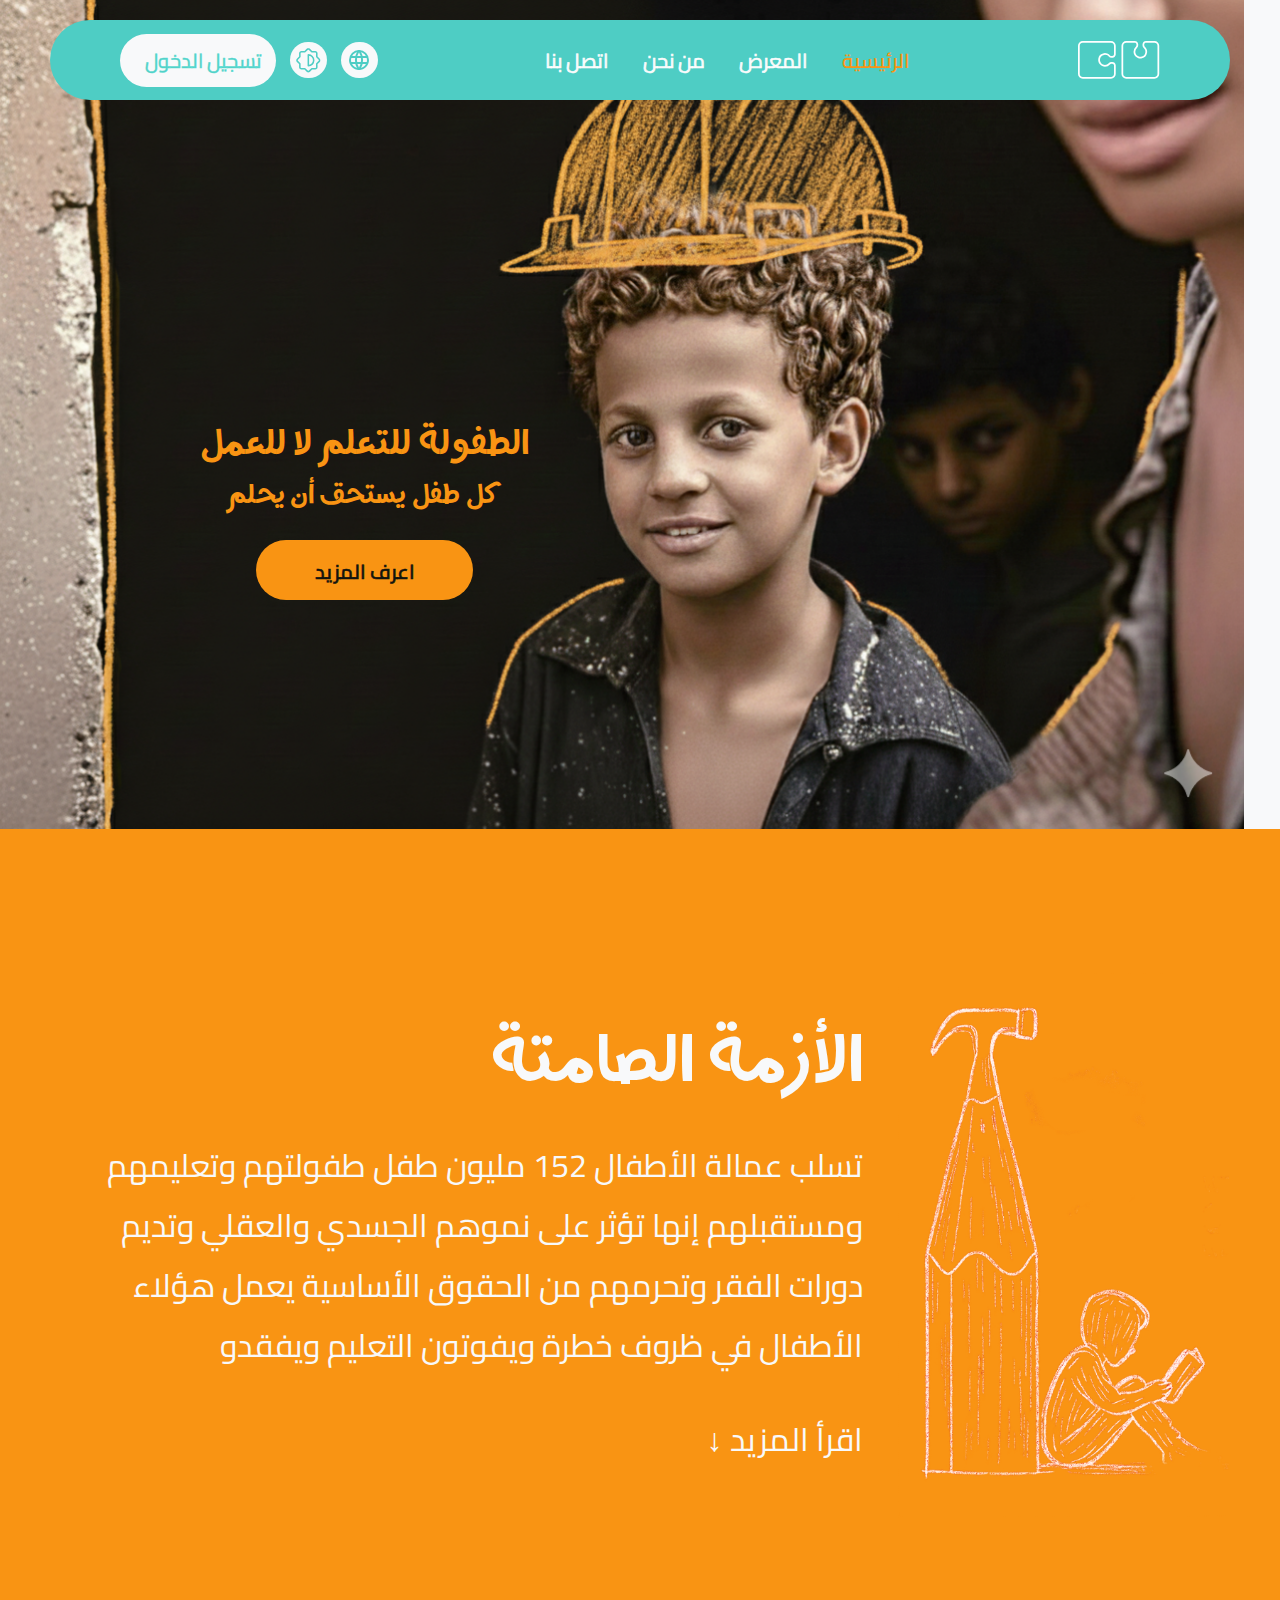
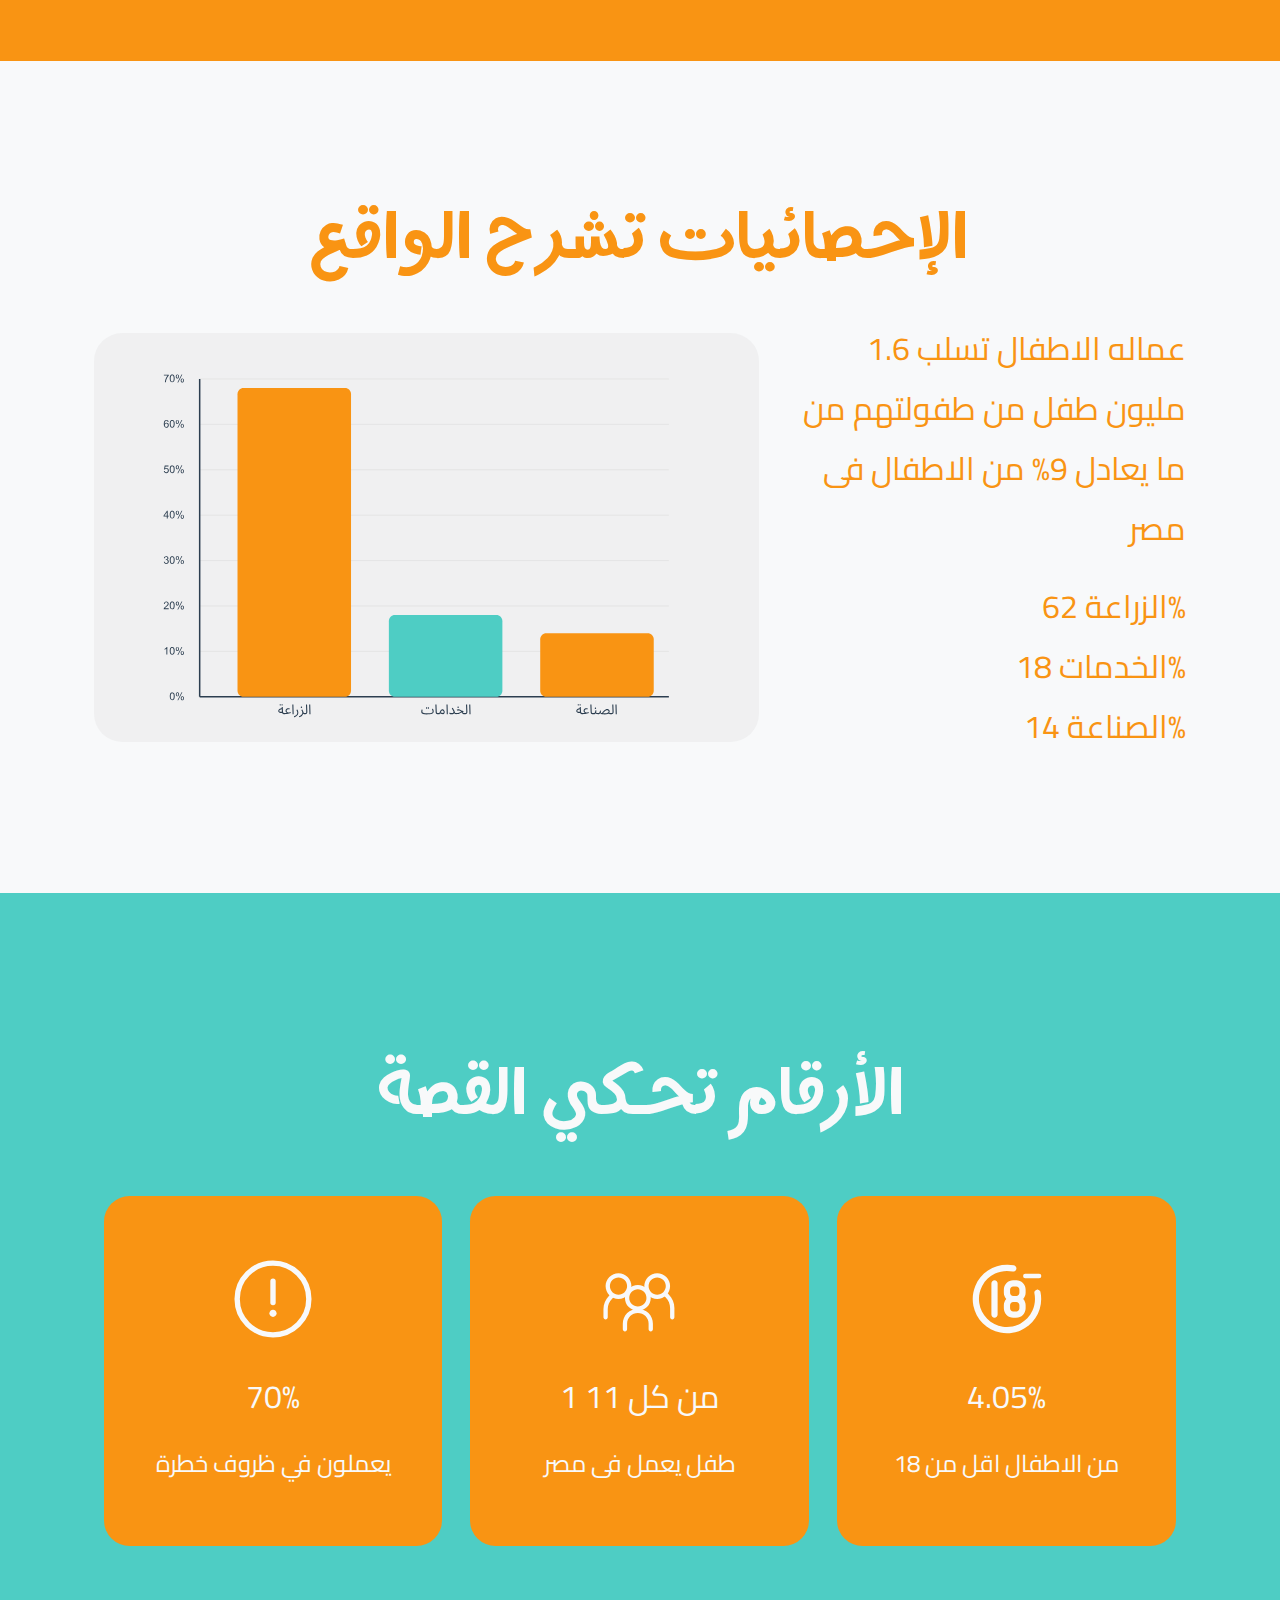
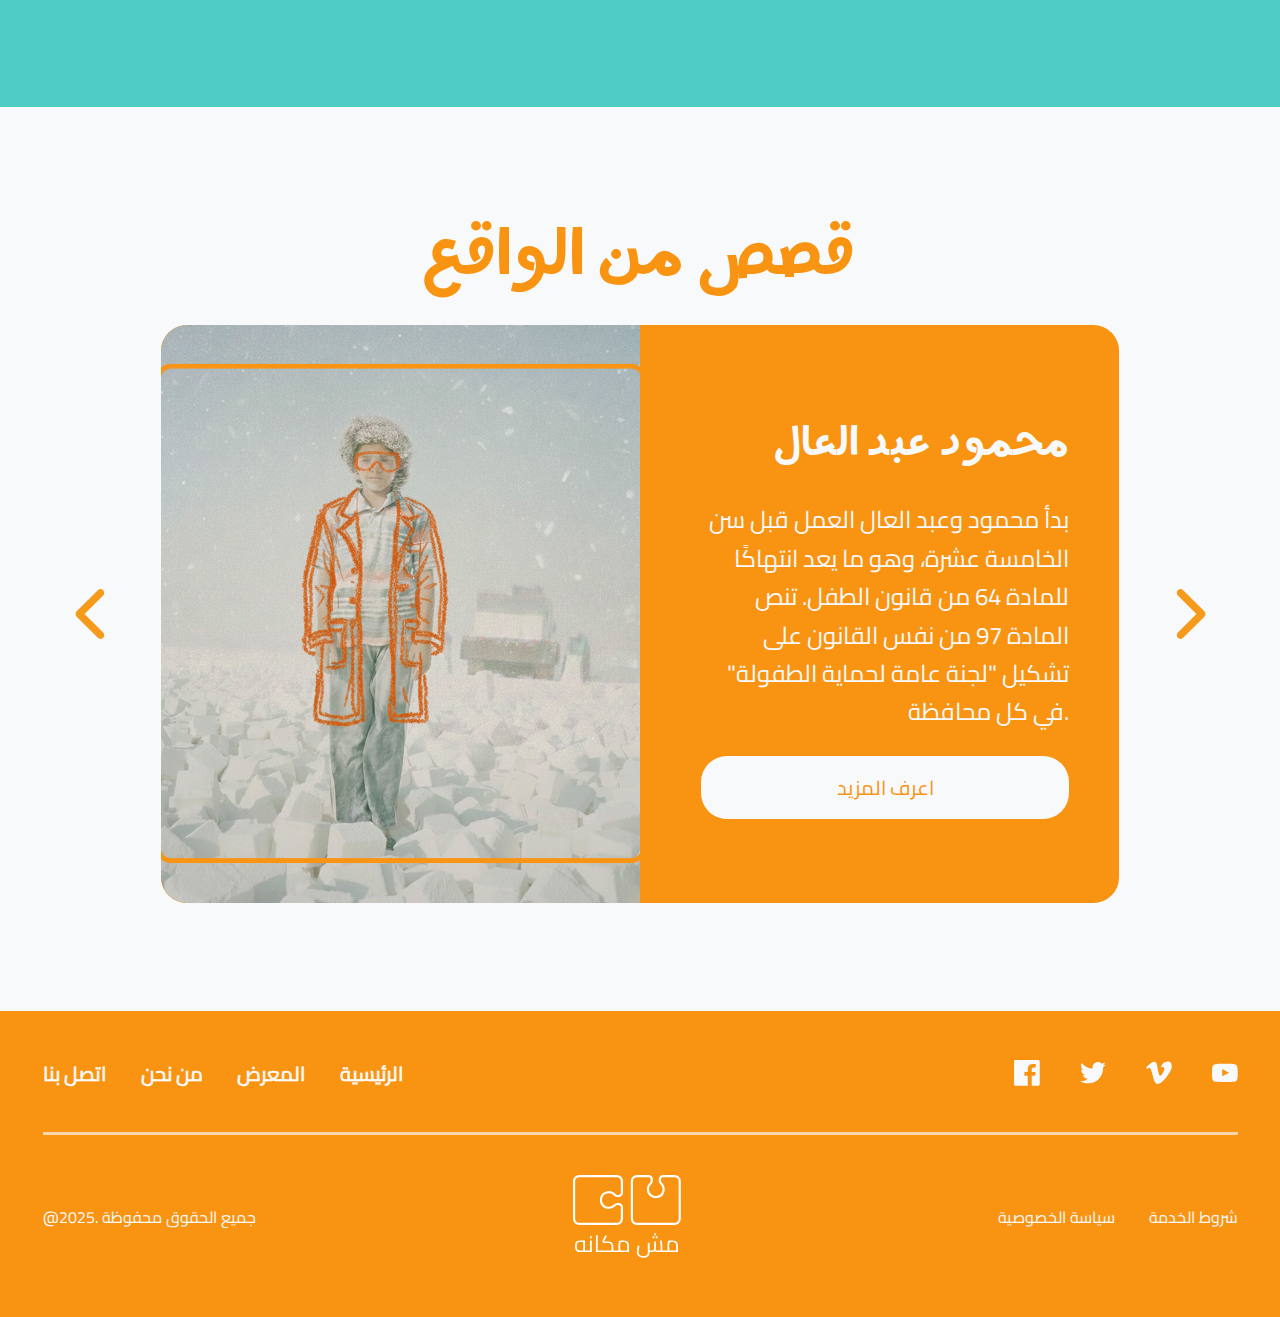
<file: index.html>
<!DOCTYPE html>
<html lang="en">

<head>
    <meta charset="UTF-8">
    <meta name="viewport" content="width=device-width, initial-scale=1.0">
    <title>Document</title>
    <link rel="stylesheet" href="style.css">
</head>

<body>
    <div class="preloader">
        <div class="preloader-content">
            <img src="Assets/Preloader.gif" alt="Loading..." class="preloader-gif">
        </div>
    </div>
    <header class="header">
        <div class="nav_buttons">
            <div class="nav_button">
                <a href="login.html"></a>
                <h5 id="text1" class="login_button"></h5>
            </div>
            <div class="nav_circle-button"><img src="Assets/sun icon.svg" alt=""></div>
            <div class="nav_circle-button"><img src="Assets/world icon.svg" alt=""></div>
        </div>

        <nav class="nav">
            <ul class="nav__list">
                <li><a class="nav__link" href="#">اتصل بنا</a></li>
                <li><a class="nav__link" href="#">من نحن</a></li>
                <li><a class="nav__link" href="#">المعرض</a></li>
                <li><a class="nav__link_active" href="#">الرئيسية</a></li>
            </ul>
        </nav>

        <img class="nav_logo" src="Assets/Logo icons.svg" alt="Logo">
    </header>
    <main>
        <section class="hero_sec">
            <div class="herosec_div1">
                <div class="herosec_div2">
                    <h2 class="h2-2">الطفولة للتعلم لا للعمل</h2>
                    <h3>كل طفل يستحق أن يحلم</h3>
                </div>
                <div class="hero_button">
                    <h5 class="hero_button_text" id="text2"></h5>
                </div>
            </div>
        </section>
        <section class="section2">
            <div class="sec2_div2 ">
                <div class="sec2_div1 ">
                    <h1 id="text3"></h1>
                    <h2 id="text4"></h2>
                    <h2 id="text5" class="h2-3 "></h2>
                </div>
                <img src="Assets/section 2 image.svg" alt="">
            </div>
        </section>
        <section class="section3">
            <div class="sec3_div1">
                <h1 id="text6"></h1>
                <div class="sec3_div2">
                    <div class="sec3_div4">
                        <img src="Assets/Statistics table.svg" alt="">
                    </div>
                    <div class="sec3_div3">
                        <h2 id="text7"></h2>
                        <h2 id="text8"></h2>
                    </div>
                </div>
            </div>
        </section>
        <section class="section4">
            <div class="sec4_div1">
                <h1 id="text9"></h1>
                <div class="sec4_div2">
                </div>
            </div>
        </section>
        <section class="section5">
            <div class="section5_div1">
                <h1 id="text13"></h1>
                <div class="section5_div2">
                    <div class="arrow-right_icon">
                        <img src="Assets/arrow icon.svg" alt="">
                    </div>
                    <div class="section5_div3">
                        <img class="section5_img" src="Assets/stories section 1.jpg" alt="">
                        <div class="section5_div4">
                            <h2 class="h1_2" id="text10"></h2>
                            <h4 class="h4_2" id="text11"></h4>
                            <div class="button_2">
                                <h5 id="text12"></h5>
                            </div>
                        </div>
                    </div>
                    <div class="arrow-lift_icon">
                        <img src="Assets/arrow icon.svg" alt="">
                    </div>
                </div>
            </div>
        </section>
        <footer>
            <div class="footer_div1">
                <div class="footer_div2">
                    <nav class="nav">
                        <ul class="nav__list">
                            <li><a class="nav__link" href="#">اتصل بنا</a></li>
                            <li><a class="nav__link" href="#">من نحن</a></li>
                            <li><a class="nav__link" href="#">المعرض</a></li>
                            <li><a class="nav__link" href="#">الرئيسية</a></li>
                        </ul>
                    </nav>
                    <div class="social_links">
                        <img class="social_icon" src="Assets/facebook-black.svg" alt="">
                        <img class="social_icon" src="Assets/twitter-black.svg" alt="">
                        <img class="social_icon" src="Assets/vimeo-black.svg" alt="">
                        <img class="social_icon" src="Assets/youtube-black.svg" alt="">
                    </div>
                </div>
                <div class="footer_line"></div>
                <div class="footer_div2">
                    <h6 id="text14"></h6>
                    <img src="Assets/logo.svg" alt="">
                    <div class="footer_div3">
                        <h6 id="text15"></h6>
                        <h6 id="text16"></h6>
                    </div>
                </div>
            </div>
        </footer>
    </main>
    <script src="script.js "></script>
</body>

</html>
</file>
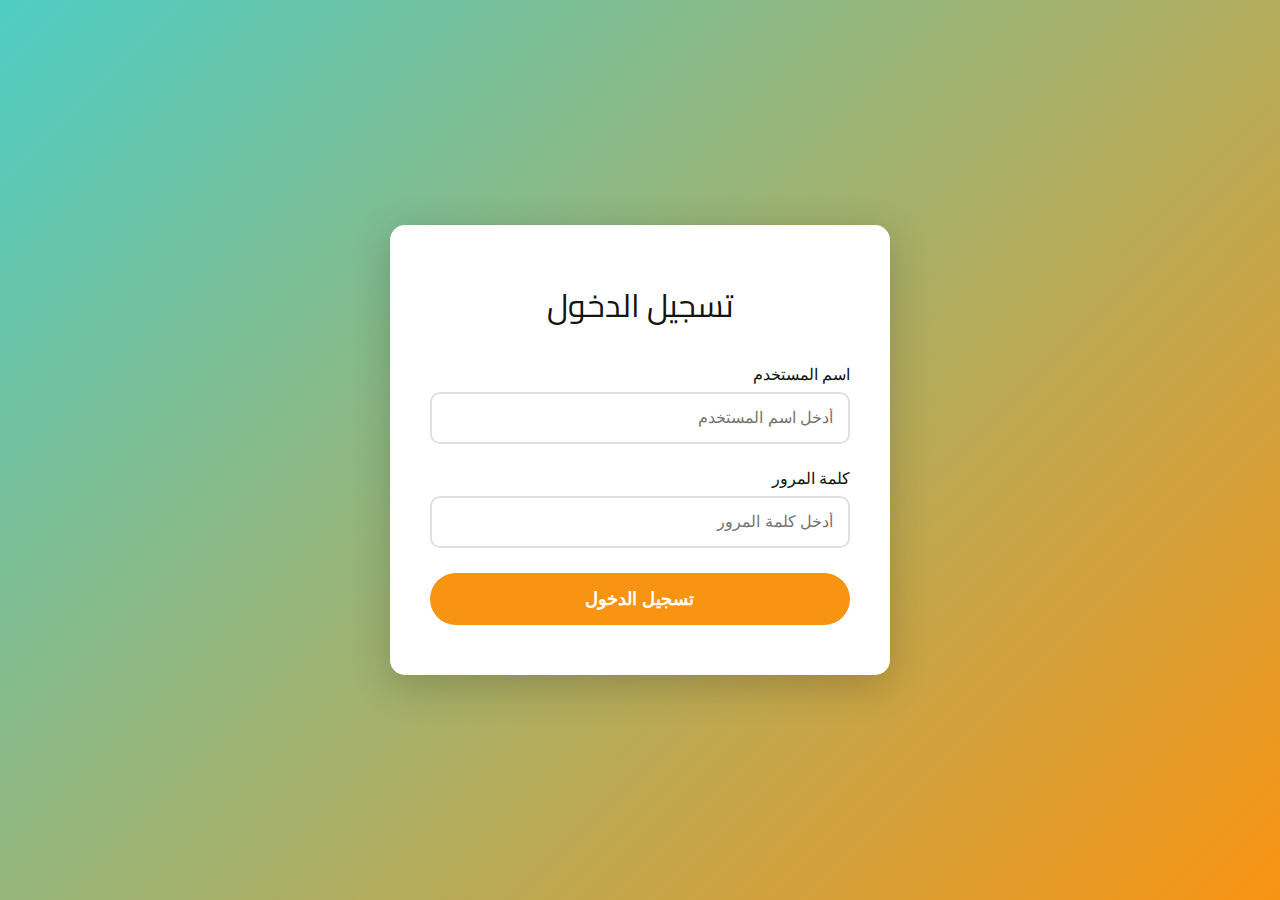
<file: login.html>
<!DOCTYPE html>
<html lang="ar" dir="rtl">

<head>
    <meta charset="UTF-8">
    <meta name="viewport" content="width=device-width, initial-scale=1.0">
    <title>تسجيل الدخول</title>
    <link rel="stylesheet" href="style.css">
</head>

<body>
    <div class="login-container">
        <div class="login-box">
            <h2>تسجيل الدخول</h2>
            <div id="error-message" class="error-message" style="display: none;"></div>
            <div class="input-group">
                <label for="username">اسم المستخدم</label>
                <input type="text" id="username" placeholder="أدخل اسم المستخدم">
            </div>
            <div class="input-group">
                <label for="password">كلمة المرور</label>
                <input type="password" id="password" placeholder="أدخل كلمة المرور">
            </div>
            <button class="login-btn" onclick="login()">تسجيل الدخول</button>
        </div>
    </div>
    <script src="login.js"></script>
</body>

</html>
</file>
<file: style.css>
:root {
    --main_white_color: #F8F9FA;
    --main_blue_color: #4ECDC4;
    --main_orange_color: #F99413;
    --main_black_color: #13140E;
    --bg_color: #F8F9FA;
    --text_color: #13140E;
    --section_bg: #FFFFFF;
    --card_bg: #FFFFFF;
}

body.dark-mode {
    --main_white_color: #F8F9FA;
    --main_blue_color: #252B33;
    --main_orange_color: #F99413;
    --main_black_color: #13140E;
    --bg_color: #1A1D23;
    --text_color: #F8F9FA;
    --section_bg: #252B33;
    --card_bg: #2D3339;
}

@font-face {
    font-family: 'DG';
    src: url('Fonts/DGEnab-Regular.ttf');
}

@font-face {
    font-family: 'AGA';
    src: url('Fonts/Cairo-VariableFont_slnt\,wght.ttf');
}

* {
    margin: 0;
    box-sizing: border-box;
    padding: 0;
}

h1 {
    color: var(--main_white_color);
    font-family: 'DG';
    font-size: 64px;
    font-style: normal;
    font-weight: 400;
    line-height: 80.099px;
    transition: color 0.4s ease;
}

h2 {
    color: var(--main_white_color);
    text-align: right;
    font-family: 'AGA';
    font-size: 32px;
    font-style: normal;
    font-weight: 400;
    line-height: normal;
    transition: color 0.4s ease;
}

.h2-2 {
    color: var(--main_orange_color);
    font-family: 'DG';
    font-size: 34px;
    font-style: normal;
    font-weight: 400;
    line-height: normal;
}

h3 {
    color: var(--main_orange_color);
    font-family: 'DG';
    font-size: 26px;
    font-style: normal;
    font-weight: 400;
    line-height: normal;
}

h4 {
    color: var(--main_white_color);
    text-align: center;
    font-family: 'AGA';
    font-size: 24px;
    font-style: normal;
    font-weight: 400;
    transition: color 0.4s ease;
}

h5 {
    color: var(--main_orange_color);
    font-family: 'AGA';
    font-size: 20px;
    font-style: normal;
    font-weight: 400;
    line-height: normal;
}

h6 {
    color: var(--main_white_color);
    font-family: 'AGA';
    font-size: 16px;
    font-style: normal;
    font-weight: 400;
    line-height: normal;
    transition: color 0.4s ease;
}

body {
    margin: 0;
    background-color: var(--bg_color);
    width: 100%;
    position: relative;
    min-height: 100vh;
    transition: background-color 0.4s ease;
}

body.dark-mode h1,
body.dark-mode h2,
body.dark-mode h4,
body.dark-mode h6 {
    color: var(--text_color);
}

main {
    display: flex;
    flex-direction: column;
    align-items: center;
    background-color: var(--bg_color);
    transition: background-color 0.4s ease;
}

.hero_sec {
    width: 1280px;
    height: 829px;
    background-size: contain;
    background-repeat: no-repeat;
}

.header {
    width: 1180px;
    padding: 10px 70px;
    height: 80px;
    display: flex;
    justify-content: space-between;
    align-items: center;
    background-color: var(--main_blue_color);
    border-radius: 57px;
    position: fixed;
    top: 20px;
    left: 50%;
    transform: translateX(-50%);
    z-index: 100;
    transition: background-color 0.4s ease;
}

.nav {
    display: flex;
    align-items: center;
}

.nav__list {
    list-style: none;
    display: flex;
    gap: 34px;
    margin: 0;
    padding: 0;
    align-items: center;
}

.nav__link {
    color: var(--main_white_color);
    text-decoration: none;
    -webkit-text-stroke-width: 0.5px;
    -webkit-text-stroke-color: #FFF;
    font-family: 'AGA';
    font-size: 20px;
    font-style: normal;
    font-weight: 500;
    line-height: normal;
    transition: color 0.4s ease;
}

body.dark-mode .nav__link {
    color: var(--text_color);
}

.nav__link_active {
    color: var(--main_orange_color);
    text-decoration: none;
    font-family: 'AGA';
    font-size: 20px;
    font-style: normal;
    font-weight: 600;
    line-height: normal;
}

.nav__logo {
    width: 79.482px;
    height: 36px;
}

.nav_buttons {
    display: flex;
    align-items: center;
    gap: 14px;
}

.nav_circle-button {
    background-color: var(--main_white_color);
    display: flex;
    align-items: center;
    justify-content: center;
    width: 36.973px;
    height: 36.973px;
    border-radius: 34.663px;
    cursor: pointer;
    transition: all 0.3s ease;
}

.nav_circle-button:hover {
    transform: scale(1.1);
}

body.dark-mode .nav_circle-button {
    background-color: var(--card_bg);
}

.nav_button {
    background-color: var(--main_white_color);
    border-radius: 45px;
    display: flex;
    padding: 8px 15px;
    justify-content: center;
    align-items: center;
    gap: 10px;
}

.nav_icon {
    width: 24px;
    height: 24px;
}

.login_button {
    color: var(--main_blue_color);
    -webkit-text-stroke-width: 0.5px;
    -webkit-text-stroke-color: #5EDDD4;
    font-family: 'AGA';
    font-size: 20px;
    font-style: normal;
    font-weight: 400;
    line-height: normal;
    cursor: pointer;
}

.herosec_div1 {
    display: flex;
    width: 358px;
    flex-direction: column;
    align-items: center;
    gap: 22px;
    margin-top: 415px;
    margin-left: 185px;
}

.hero_button {
    display: flex;
    justify-content: center;
    align-items: center;
    border-radius: 52px;
    background: var(--main_orange_color);
    padding: 13.099px 58px 9.767px 59px;
}

.hero_button_text {
    color: #13140E;
    -webkit-text-stroke-width: 0.5px;
    -webkit-text-stroke-color: #13140E;
    font-family: 'AGA';
    font-size: 20px;
    font-style: normal;
    font-weight: 600;
    line-height: normal;
}

.herosec_div2 {
    display: flex;
    justify-content: center;
    align-items: center;
    flex-direction: column;
}

.hero_button:hover {
    cursor: pointer;
    background: var(--main_blue_color);
}

.section2 {
    width: 1280px;
    height: 832px;
    background-color: var(--main_orange_color);
    display: flex;
    justify-content: center;
    align-items: center;
    transition: background-color 0.4s ease;
}

body.dark-mode .section2 {
    background-color: var(--section_bg);
}

.sec2_div1 {
    display: flex;
    width: 811.665px;
    flex-direction: column;
    justify-content: center;
    align-items: flex-end;
    gap: 34px;
}

.sec2_div2 {
    display: flex;
    width: 1178px;
    justify-content: space-between;
    align-items: center;
    flex-shrink: 0;
}

.h2-3 {
    cursor: pointer;
}

.section3 {
    display: flex;
    width: 1280px;
    padding: 137px 94.31px 137.024px 94px;
    justify-content: center;
    align-items: center;
    background-color: var(--bg_color);
    transition: background-color 0.4s ease;
}

.sec3_div1 {
    display: flex;
    width: 1091.69px;
    flex-direction: column;
    align-items: center;
    gap: 40px;
}

.sec3_div2 {
    display: flex;
    justify-content: center;
    align-items: center;
    gap: 30px;
    flex-direction: row;
}

.sec3_div3 {
    display: flex;
    width: 397px;
    flex-direction: column;
    align-items: flex-end;
    gap: 18px;
}

.sec3_div4 {
    display: flex;
    width: 664.69px;
    height: 408.976px;
    padding: 18.325px 29.295px 18.325px 29.986px;
    justify-content: center;
    align-items: center;
    border-radius: 28.32px;
    background: rgba(219, 219, 219, 0.27);
    transition: background-color 0.4s ease;
}

body.dark-mode .sec3_div4 {
    background: rgba(45, 51, 57, 0.5);
}

.section3 h1 {
    color: var(--main_orange_color);
}

.section3 h2 {
    color: var(--main_orange_color);
}

#text8 {
    white-space: pre-line;
}

.section4 {
    display: flex;
    width: 1280px;
    padding: 161px 94.31px 161.204px 94px;
    justify-content: center;
    align-items: center;
    background-color: var(--main_blue_color);
    transition: background-color 0.4s ease;
}

.sec4_div1 {
    display: flex;
    flex-direction: column;
    align-items: center;
    gap: 62px;
}

.sec4_div2 {
    display: flex;
    align-items: flex-start;
    gap: 28px;
}

.sec4_div3 {
    display: flex;
    width: 338.796px;
    height: 350px;
    justify-content: center;
    align-items: center;
    border-radius: 25.623px;
    background: var(--main_orange_color);
    transition: all 0.3s ease;
    cursor: pointer;
}

body.dark-mode .sec4_div3 {
    background: var(--card_bg);
}

.sec4_div4 {
    display: flex;
    flex-direction: column;
    align-items: center;
    justify-content: center;
    gap: 24px;
    height: 100%;
}

.sec4_div5 {
    display: flex;
    flex-direction: column;
    align-items: center;
    justify-content: center;
    gap: 15px;
    text-align: center;
}

.section4 h1 {
    color: var(--main_white_color);
}

.section4_icon {
    width: 86px;
    height: 86px;
    transition: transform 0.4s ease;
}

.sec4_div3:hover {
    transform: translateY(-15px);
    box-shadow: 0 15px 40px rgba(0, 0, 0, 0.3);
}

.sec4_div3:hover h2,
.sec4_div3:hover h4 {
    color: var(--main_white_color);
}

.sec4_div3:hover .section4_icon {
    transform: scale(1.15);
}

.sec4_div4 h2,
.sec4_div4 h4 {
    transition: color 0.4s ease;
}

.section5 {
    display: flex;
    width: 1280px;
    padding: 107px 54px 108px 54px;
    justify-content: center;
    align-items: center;
    background-color: var(--bg_color);
    transition: background-color 0.4s ease;
}

.section5_div1 {
    display: flex;
    flex-direction: column;
    align-items: center;
    gap: 30px;
    width: 100%;
}

.section5_div2 {
    display: flex;
    justify-content: center;
    align-items: center;
    gap: 30px;
    flex-direction: row;
}

.arrow-lift_icon,
.arrow-right_icon {
    width: 77px;
    height: 77px;
    cursor: pointer;
    display: flex;
    align-items: center;
    justify-content: center;
    transition: all 0.3s ease;
}

.arrow-lift_icon img {
    width: 60px;
    height: 60px;
    transform: rotate(180deg);
    transition: all 0.3s ease;
}

.arrow-right_icon img {
    width: 60px;
    height: 60px;
    transition: all 0.3s ease;
}

.arrow-lift_icon:hover img,
.arrow-right_icon:hover img {
    transform: scale(1.2);
}

.arrow-lift_icon:hover img {
    transform: scale(1.2) rotate(180deg);
}

.section5_div3 {
    width: 958px;
    height: 578px;
    border-radius: 25.623px;
    display: flex;
    align-items: center;
    background: var(--main_orange_color);
    justify-content: space-between;
    overflow: hidden;
    transition: background-color 0.4s ease;
}

body.dark-mode .section5_div3 {
    background: var(--card_bg);
}

.section5_div4 {
    display: flex;
    width: 369px;
    flex-direction: column;
    align-items: flex-end;
    gap: 24px;
    margin-right: 50px;
}

.section5_img {
    width: 479px;
    height: 578px;
    object-fit: cover;
    border-radius: 26px 0 0 26px;
}

.h1_2 {
    color: #F8F9FA;
    text-align: right;
    font-family: 'DG';
    font-size: 40px;
    font-style: normal;
    font-weight: 400;
    line-height: normal;
}

.button_2 {
    display: flex;
    width: 368px;
    padding: 13px 0;
    justify-content: center;
    align-items: center;
    border-radius: 26px;
    background: var(--main_white_color);
    cursor: pointer;
    transition: all 0.3s ease;
}

body.dark-mode .button_2 {
    background: var(--card_bg);
}

.button_2:hover {
    transform: scale(1.05);
}

.button_2 h5 {
    color: var(--main_orange_color);
}

.h4_2 {
    text-align: right;
    color: var(--main_white_color);
    line-height: 1.6;
    transition: color 0.4s ease;
}

body.dark-mode .h4_2 {
    color: var(--text_color);
}

.section5 h1 {
    color: var(--main_orange_color);
    text-align: center;
}

footer {
    width: 1280px;
    padding: 44px 42.12px 57.453px 43px;
    background: var(--main_orange_color);
    transition: background-color 0.4s ease;
}

body.dark-mode footer {
    background: var(--section_bg);
}

.footer_div1 {
    display: flex;
    flex-direction: column;
    align-items: center;
    gap: 40.089px;
}

.footer_div2 {
    display: flex;
    align-items: center;
    justify-content: space-between;
    width: 100%;
}

.social_links {
    display: flex;
    flex-direction: row;
    gap: 40px;
}

.social_icon {
    width: 26px;
    height: 26px;
}

.footer_line {
    width: 1194.88px;
    height: 0;
    border-top: 3px solid var(--main_white_color);
    opacity: 0.66;
}

.footer_div3 {
    display: flex;
    align-items: flex-start;
    gap: 33.408px;
}

.login {
    width: 1280px;
    height: 682.667px;
    background-image: url('Assets/Login.jpg');
    background-repeat: no-repeat;
    background-size: contain;
    display: flex;
    align-items: center;
    justify-content: center;
}

.login_div1 {
    width: 499.625px;
    height: 596px;
    border-radius: 5.072px;
    background: var(--main_white_color);
    box-shadow: 0 0 2.536px 0 rgba(0, 0, 0, 0.08);
}

.preloader {
    position: fixed;
    top: 0;
    left: 0;
    width: 100%;
    height: 100%;
    background-color: var(--main_blue_color);
    display: flex;
    justify-content: center;
    align-items: center;
    z-index: 9999;
    transition: opacity 0.5s ease, visibility 0.05s ease;
}

.preloader.hide {
    opacity: 0;
    visibility: hidden;
}

.preloader-content {
    display: flex;
    flex-direction: column;
    align-items: center;
    gap: 20px;
}

.preloader-gif {
    width: 200px;
    height: 200px;
    object-fit: contain;
}

.login-container {
    display: flex;
    justify-content: center;
    align-items: center;
    min-height: 100vh;
    background: linear-gradient(135deg, #4ECDC4 0%, #F99413 100%);
}

.login-box {
    background: white;
    padding: 50px 40px;
    border-radius: 15px;
    box-shadow: 0 10px 40px rgba(0, 0, 0, 0.2);
    max-width: 500px;
    width: 100%;
}

.login-box h2 {
    text-align: center;
    color: #13140E;
    margin-bottom: 30px;
}

.input-group {
    margin-bottom: 25px;
}

.input-group label {
    display: block;
    margin-bottom: 8px;
    color: #13140E;
    font-weight: 500;
}

.input-group input {
    width: 100%;
    padding: 15px;
    border: 2px solid #e0e0e0;
    border-radius: 10px;
    font-size: 16px;
}

.input-group input:focus {
    border-color: #4ECDC4;
    outline: none;
}

.login-btn {
    width: 100%;
    padding: 15px;
    background: #F99413;
    color: white;
    border: none;
    border-radius: 50px;
    font-size: 18px;
    font-weight: 600;
    cursor: pointer;
}

.login-btn:hover {
    background: #4ECDC4;
}

.error-message {
    color: #721c24;
    background: #f8d7da;
    padding: 12px;
    border-radius: 8px;
    margin-bottom: 20px;
    text-align: center;
}
</file>
